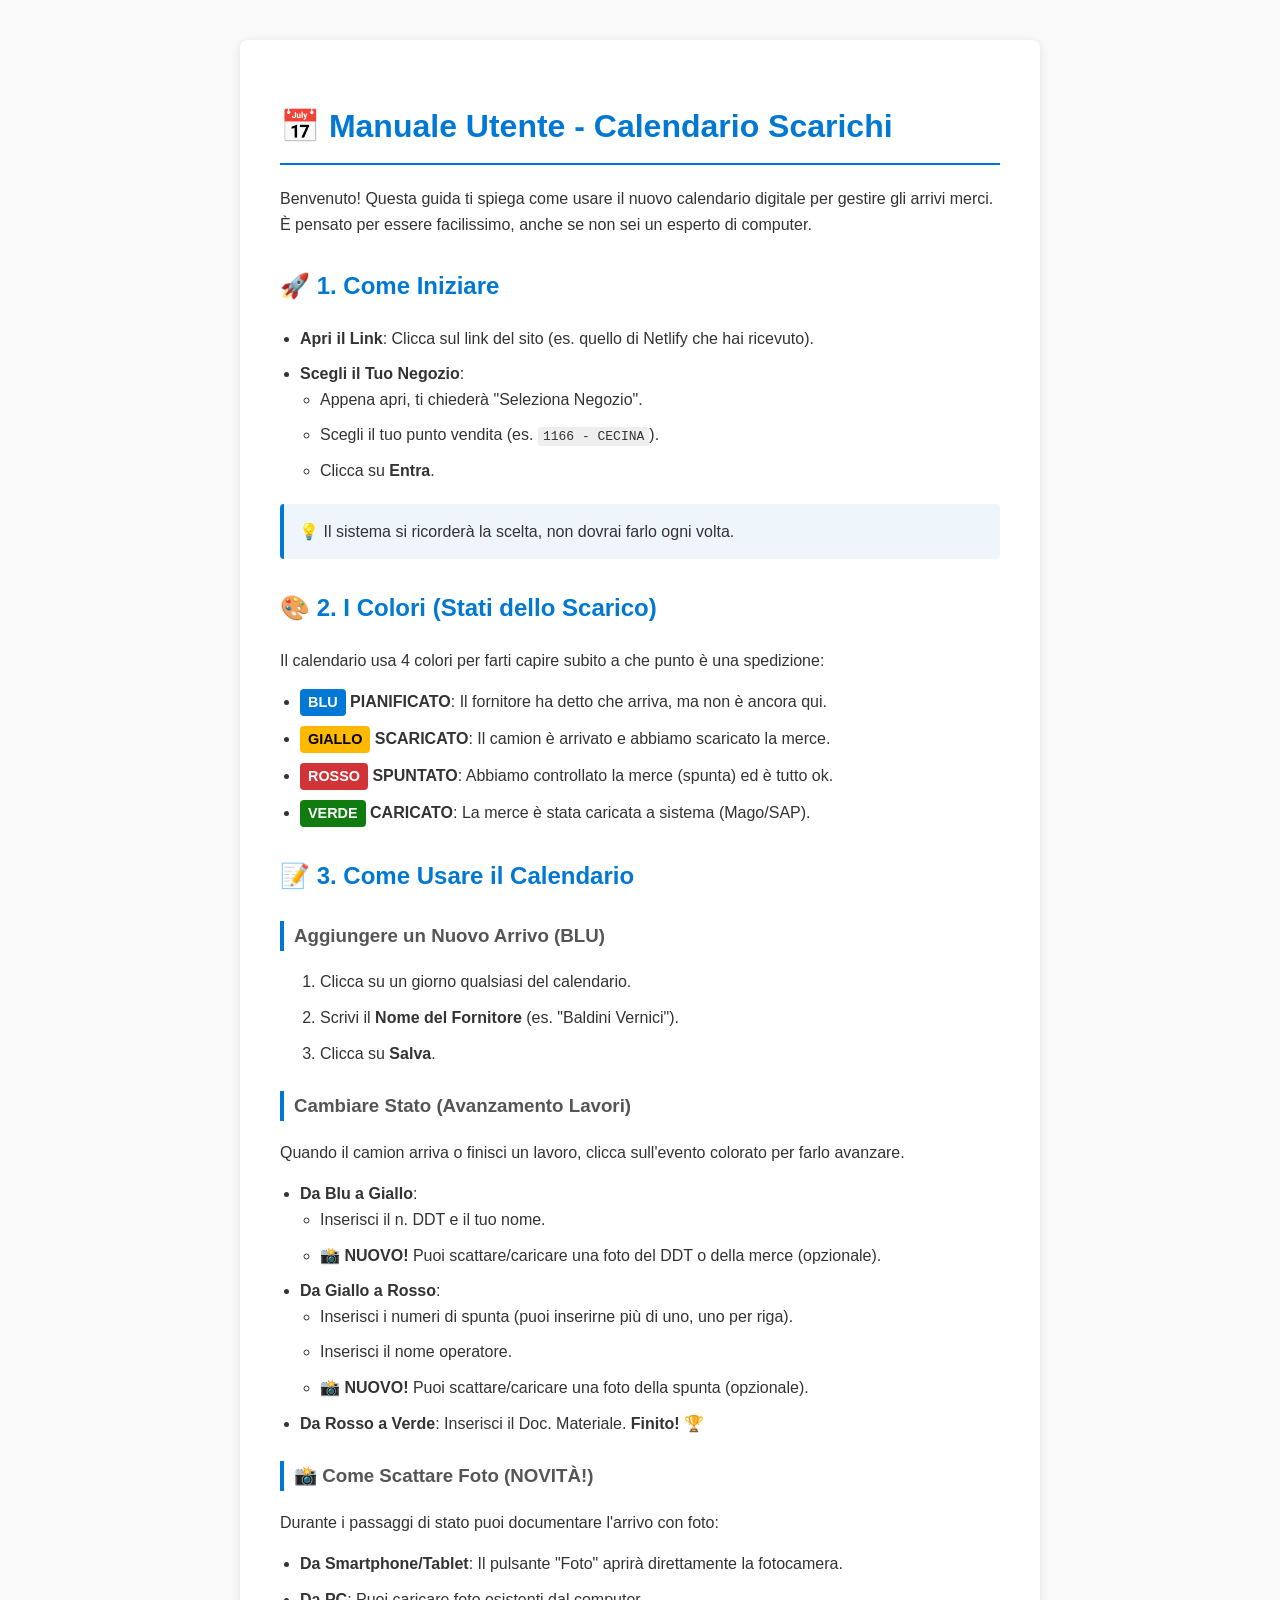
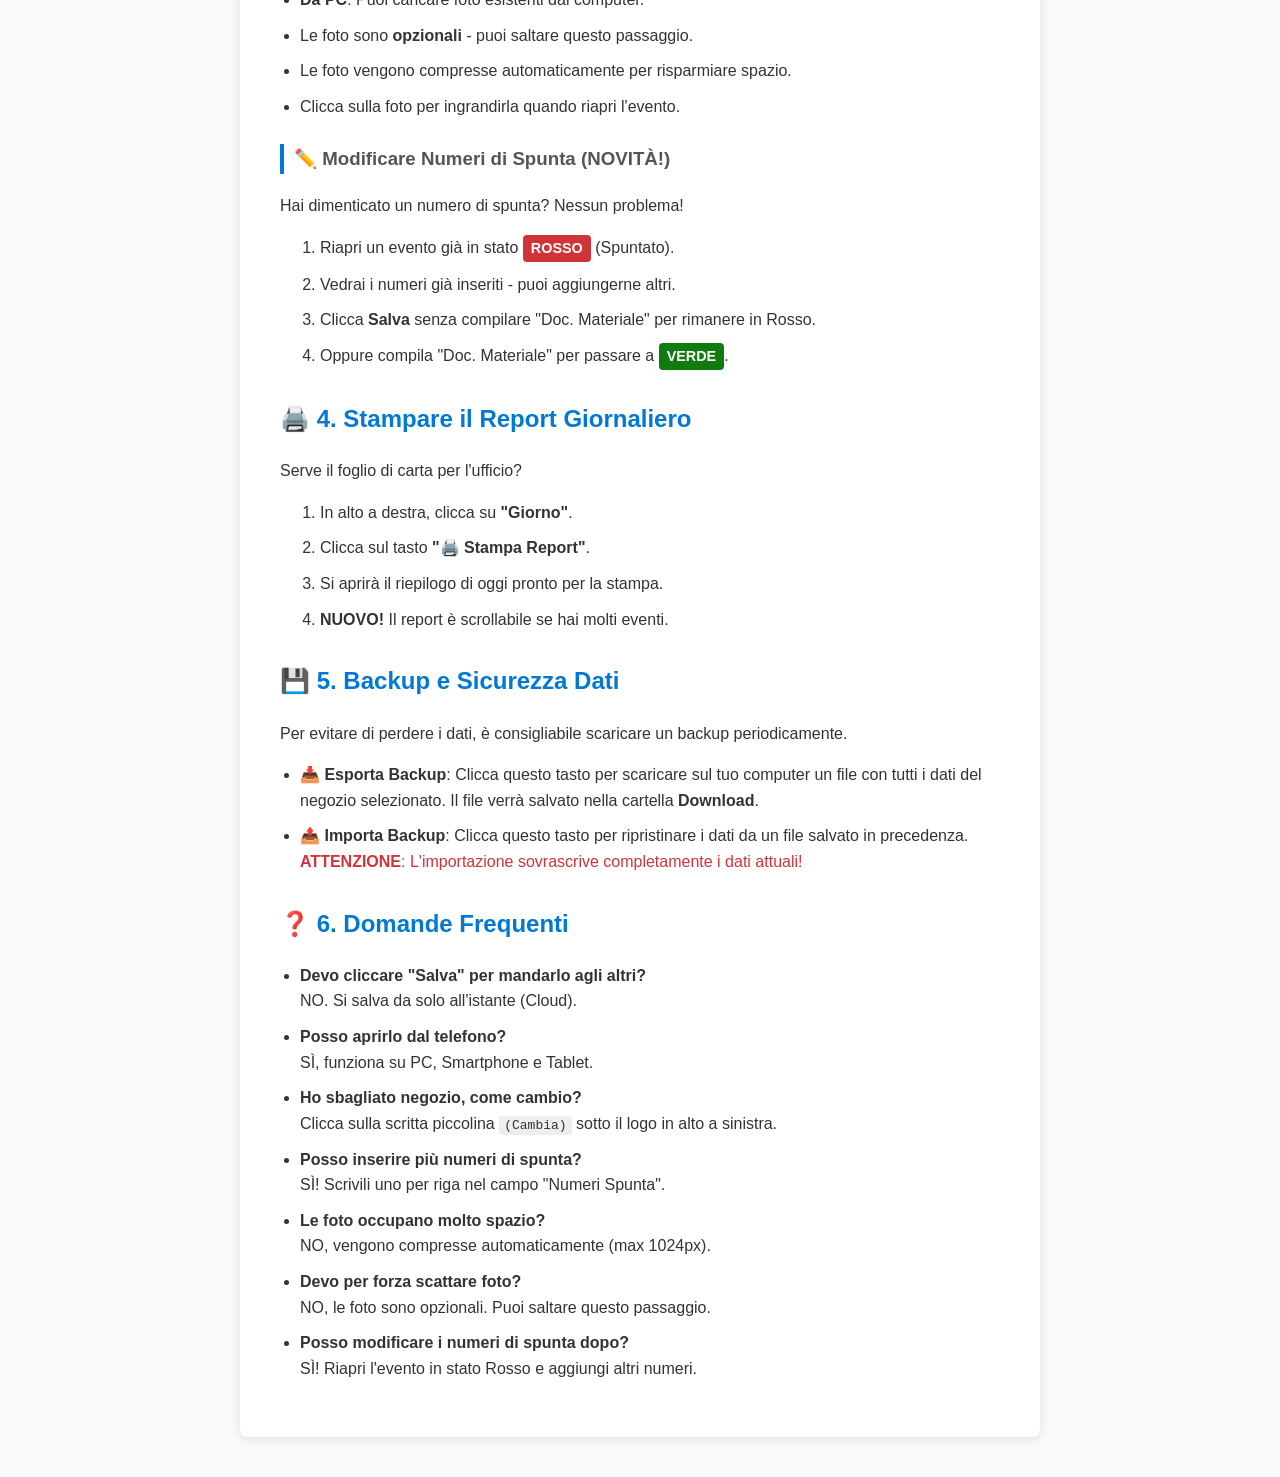
<file: outlook-calendar-clone/manuale.html>
<!DOCTYPE html>
<html lang="it">

<head>
    <meta charset="UTF-8">
    <meta name="viewport" content="width=device-width, initial-scale=1.0">
    <title>Manuale Utente - Calendario Brico io</title>
    <style>
        body {
            font-family: 'Segoe UI', sans-serif;
            line-height: 1.6;
            color: #333;
            max-width: 800px;
            margin: 0 auto;
            padding: 40px 20px;
            background: #f9f9f9;
        }

        .container {
            background: white;
            padding: 40px;
            border-radius: 8px;
            box-shadow: 0 2px 10px rgba(0, 0, 0, 0.1);
        }

        h1 {
            color: #0078d4;
            border-bottom: 2px solid #0078d4;
            padding-bottom: 10px;
        }

        h2 {
            color: #0078d4;
            margin-top: 30px;
        }

        h3 {
            color: #555;
            border-left: 4px solid #0078d4;
            padding-left: 10px;
            margin-top: 25px;
        }

        ul {
            padding-left: 20px;
        }

        li {
            margin-bottom: 10px;
        }

        .badge {
            display: inline-block;
            padding: 2px 8px;
            border-radius: 4px;
            color: white;
            font-weight: bold;
            font-size: 0.9em;
        }

        .blue {
            background-color: #0078d4;
        }

        .yellow {
            background-color: #ffb900;
            color: black;
        }

        .red {
            background-color: #d13438;
        }

        .green {
            background-color: #107c10;
        }

        .note {
            background: #eef6fc;
            padding: 15px;
            border-radius: 4px;
            border-left: 4px solid #0078d4;
            margin: 20px 0;
        }

        code {
            background: #eee;
            padding: 2px 5px;
            border-radius: 3px;
            font-family: monospace;
        }

        @media print {
            body {
                background: white;
                padding: 0;
            }

            .container {
                box-shadow: none;
                padding: 0;
            }
        }
    </style>
</head>

<body>
    <div class="container">
        <h1>📅 Manuale Utente - Calendario Scarichi</h1>
        <p>Benvenuto! Questa guida ti spiega come usare il nuovo calendario digitale per gestire gli arrivi merci. È
            pensato per essere facilissimo, anche se non sei un esperto di computer.</p>

        <h2>🚀 1. Come Iniziare</h2>
        <ul>
            <li><strong>Apri il Link</strong>: Clicca sul link del sito (es. quello di Netlify che hai ricevuto).</li>
            <li><strong>Scegli il Tuo Negozio</strong>:
                <ul>
                    <li>Appena apri, ti chiederà "Seleziona Negozio".</li>
                    <li>Scegli il tuo punto vendita (es. <code>1166 - CECINA</code>).</li>
                    <li>Clicca su <strong>Entra</strong>.</li>
                </ul>
            </li>
        </ul>
        <div class="note">💡 Il sistema si ricorderà la scelta, non dovrai farlo ogni volta.</div>

        <h2>🎨 2. I Colori (Stati dello Scarico)</h2>
        <p>Il calendario usa 4 colori per farti capire subito a che punto è una spedizione:</p>
        <ul>
            <li><span class="badge blue">BLU</span> <strong>PIANIFICATO</strong>: Il fornitore ha detto che arriva, ma
                non è ancora qui.</li>
            <li><span class="badge yellow">GIALLO</span> <strong>SCARICATO</strong>: Il camion è arrivato e abbiamo
                scaricato la merce.</li>
            <li><span class="badge red">ROSSO</span> <strong>SPUNTATO</strong>: Abbiamo controllato la merce (spunta) ed
                è tutto ok.</li>
            <li><span class="badge green">VERDE</span> <strong>CARICATO</strong>: La merce è stata caricata a sistema
                (Mago/SAP).</li>
        </ul>

        <h2>📝 3. Come Usare il Calendario</h2>

        <h3>Aggiungere un Nuovo Arrivo (BLU)</h3>
        <ol>
            <li>Clicca su un giorno qualsiasi del calendario.</li>
            <li>Scrivi il <strong>Nome del Fornitore</strong> (es. "Baldini Vernici").</li>
            <li>Clicca su <strong>Salva</strong>.</li>
        </ol>

        <h3>Cambiare Stato (Avanzamento Lavori)</h3>
        <p>Quando il camion arriva o finisci un lavoro, clicca sull'evento colorato per farlo avanzare.</p>
        <ul>
            <li><strong>Da Blu a Giallo</strong>:
                <ul>
                    <li>Inserisci il n. DDT e il tuo nome.</li>
                    <li>📸 <strong>NUOVO!</strong> Puoi scattare/caricare una foto del DDT o della merce (opzionale).
                    </li>
                </ul>
            </li>
            <li><strong>Da Giallo a Rosso</strong>:
                <ul>
                    <li>Inserisci i numeri di spunta (puoi inserirne più di uno, uno per riga).</li>
                    <li>Inserisci il nome operatore.</li>
                    <li>📸 <strong>NUOVO!</strong> Puoi scattare/caricare una foto della spunta (opzionale).</li>
                </ul>
            </li>
            <li><strong>Da Rosso a Verde</strong>: Inserisci il Doc. Materiale. <strong>Finito!</strong> 🏆</li>
        </ul>

        <h3>📸 Come Scattare Foto (NOVITÀ!)</h3>
        <p>Durante i passaggi di stato puoi documentare l'arrivo con foto:</p>
        <ul>
            <li><strong>Da Smartphone/Tablet</strong>: Il pulsante "Foto" aprirà direttamente la fotocamera.</li>
            <li><strong>Da PC</strong>: Puoi caricare foto esistenti dal computer.</li>
            <li>Le foto sono <strong>opzionali</strong> - puoi saltare questo passaggio.</li>
            <li>Le foto vengono compresse automaticamente per risparmiare spazio.</li>
            <li>Clicca sulla foto per ingrandirla quando riapri l'evento.</li>
        </ul>

        <h3>✏️ Modificare Numeri di Spunta (NOVITÀ!)</h3>
        <p>Hai dimenticato un numero di spunta? Nessun problema!</p>
        <ol>
            <li>Riapri un evento già in stato <span class="badge red">ROSSO</span> (Spuntato).</li>
            <li>Vedrai i numeri già inseriti - puoi aggiungerne altri.</li>
            <li>Clicca <strong>Salva</strong> senza compilare "Doc. Materiale" per rimanere in Rosso.</li>
            <li>Oppure compila "Doc. Materiale" per passare a <span class="badge green">VERDE</span>.</li>
        </ol>

        <h2>🖨️ 4. Stampare il Report Giornaliero</h2>
        <p>Serve il foglio di carta per l'ufficio?</p>
        <ol>
            <li>In alto a destra, clicca su <strong>"Giorno"</strong>.</li>
            <li>Clicca sul tasto <strong>"🖨️ Stampa Report"</strong>.</li>
            <li>Si aprirà il riepilogo di oggi pronto per la stampa.</li>
            <li><strong>NUOVO!</strong> Il report è scrollabile se hai molti eventi.</li>
        </ol>

        <h2>💾 5. Backup e Sicurezza Dati</h2>
        <p>Per evitare di perdere i dati, è consigliabile scaricare un backup periodicamente.</p>
        <ul>
            <li><strong>📥 Esporta Backup</strong>: Clicca questo tasto per scaricare sul tuo computer un file con tutti
                i dati del negozio selezionato. Il file verrà salvato nella cartella <strong>Download</strong>.</li>
            <li><strong>📤 Importa Backup</strong>: Clicca questo tasto per ripristinare i dati da un file salvato in
                precedenza.
                <br><span style="color: #d13438;"><strong>ATTENZIONE</strong>: L'importazione sovrascrive completamente
                    i dati attuali!</span>
            </li>
        </ul>

        <h2>❓ 6. Domande Frequenti</h2>
        <ul>
            <li><strong>Devo cliccare "Salva" per mandarlo agli altri?</strong><br>NO. Si salva da solo all'istante
                (Cloud).</li>
            <li><strong>Posso aprirlo dal telefono?</strong><br>SÌ, funziona su PC, Smartphone e Tablet.</li>
            <li><strong>Ho sbagliato negozio, come cambio?</strong><br>Clicca sulla scritta piccolina
                <code>(Cambia)</code> sotto il logo in alto a sinistra.
            </li>
            <li><strong>Posso inserire più numeri di spunta?</strong><br>SÌ! Scrivili uno per riga nel campo "Numeri
                Spunta".</li>
            <li><strong>Le foto occupano molto spazio?</strong><br>NO, vengono compresse automaticamente (max 1024px).
            </li>
            <li><strong>Devo per forza scattare foto?</strong><br>NO, le foto sono opzionali. Puoi saltare questo
                passaggio.</li>
            <li><strong>Posso modificare i numeri di spunta dopo?</strong><br>SÌ! Riapri l'evento in stato Rosso e
                aggiungi altri numeri.</li>
        </ul>

    </div>
</body>

</html>
</file>
